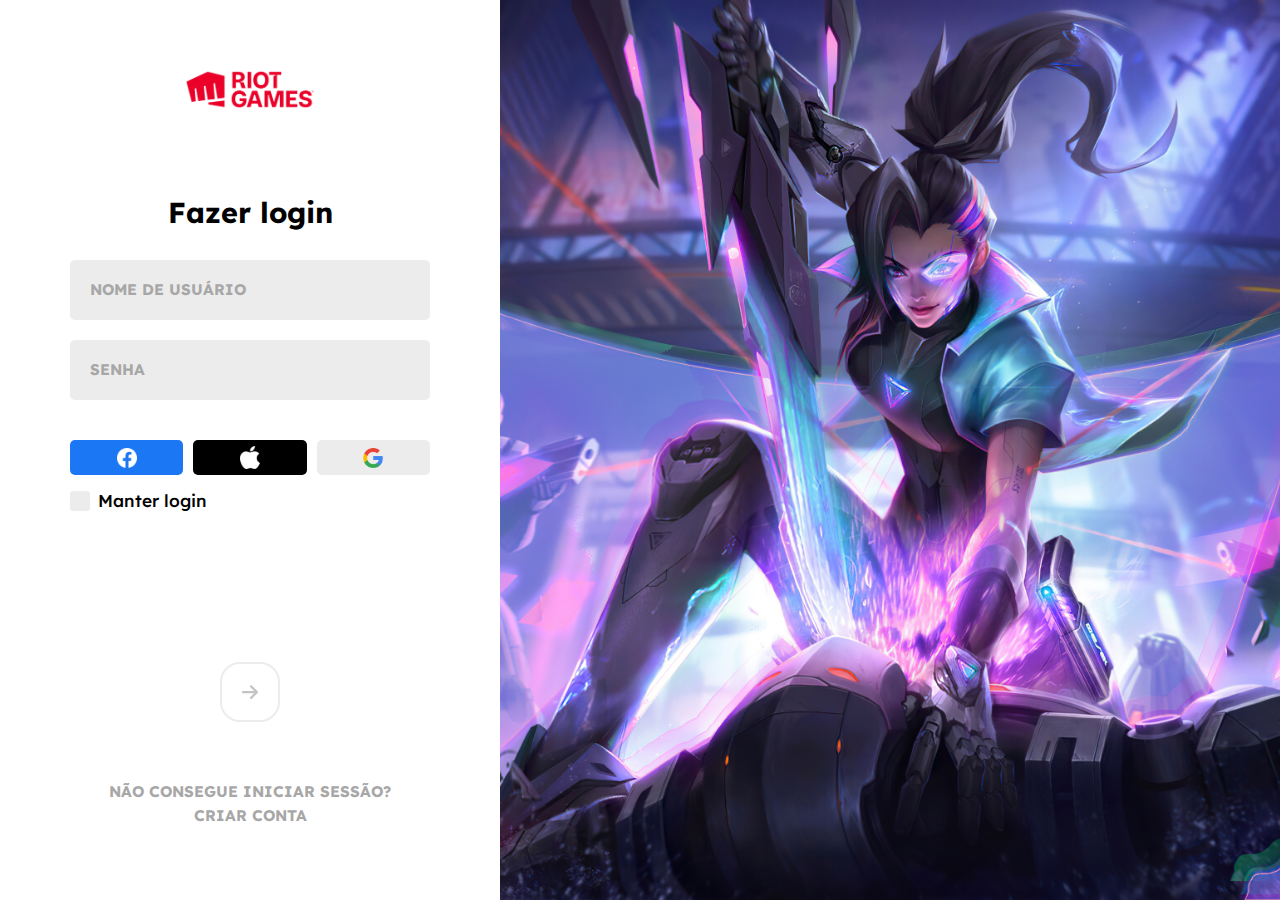
<file: login.html>
<!DOCTYPE html>
<html lang="pt">
<head>
    <meta charset="UTF-8">
    <meta http-equiv="X-UA-Compatible" content="IE=edge">
    <meta name="viewport" content="width=device-width, initial-scale=1.0">
    <title>Over Animes login</title>

   <link rel="stylesheet" href="style.css">

   <script src="script.js" defer></script>

<link rel="icon" href="imagens/icone-pagina.ico">

</head>
<body>
<main>

   
<section class="login">

    <div class="wrapper">
        <a href="./index.html">
            <img src="./imagens/logo.png" class="login_logo">
        </a>
       
        <h1 class="login_title"> Fazer login</h1>
      
             <label class="login_label">
              <span>nome de usuário</span>
              <input type="text" name="username" class="input">
          </label>
      
          <label class="login_label">
              <span>senha</span>
              <input type="password" name="password" class="input">
          </label>
      
         <div class="login_icons">
              <button type="button" class="icons_button">
                  <img src="./imagens/facebook-icon.png" alt="facebook">
              </button>
              <button type="button" class="icons_button">
                  <img src="./imagens/apple-icon.png" alt="apple">
              </button>
              <button type="button" class="icons_button">
                  <img src="./imagens/google-icon.png" alt="google">
              </button>
          </div>
      
         <label class="login_label--checkbox">
              <input type="checkbox" class="input--checkbox">
              Manter login
          </label>
    </div>
    <div class="wrapper">
        <button type="button" class="login_button" disabled>
            <svg xmlns="http://www.w3.org/2000/svg" viewBox="0 0 448 512">
              <path d="M438.6 278.6l-160 160C272.4 444.9 264.2 448 256 448s-16.38-3.125-22.62-9.375c-12.5-12.5-12.5-32.75 0-45.25L338.8 288H32C14.33 288 .0016 273.7 .0016 256S14.33 224 32 224h306.8l-105.4-105.4c-12.5-12.5-12.5-32.75 0-45.25s32.75-12.5 45.25 0l160 160C451.1 245.9 451.1 266.1 438.6 278.6z"/>
            </svg>
          </button>
          <a href="#" class="login_link">não consegue iniciar sessão?</a>
            <a href="/cadastro.html" class="login_link">criar conta</a>
    </div>
   

    
</section>

<section class="wallpaper">

</section>


</main>

</body>
</html>
</file>
<file: style.css>
@import url('https://fonts.googleapis.com/css2?family=Lexend+Deca:wght@300;400;500;600;700&display=swap');

* {
    margin: 0;
    padding: 0;
    box-sizing: border-box;
    font-family: 'Lexend Deca', sans-serif;
}














.container {
    width: 100vw;
    height: 100vh;
    background-image: url(./imagens/capahome.jpg);
    background-size: cover;
    background-repeat: no-repeat;
}

body, ul, li p {
    margin: 0px;
    padding: 0px;
    list-style: none;
    font-size: 1.2rem;
    font-family: Arial, Helvetica, sans-serif;
}

a {
    text-decoration: none;
    color: white;
}

header {
    background-color: #1d1e20;
    display: flex;
    flex-wrap: wrap;
    justify-content: space-between;
    align-items: center;
    padding: 5px;
}

.menu  {
display: flex;
}

.menu li {
    margin-left:  10px;

}
.menu li  a {
    display: block;
    padding:20px;
    margin-right: 10px;
   
}

.logosite{

 position: relative;
 margin-left: 100px;
 padding: 0;
 align-items: center;
}
.logosite img{
 width:183px;
 height: 83px;
 margin: 0;
 border:0px;
}


/* slides*/
.slider {
    margin: 0 auto;
    width: 1200px;
    height: 400px;
    overflow: hidden;
}

.slides {
    width: 600%;
    height: 400px;
    display: flex;
}

.slides input {
    display: none;
}

.slide{
    width: 25%;
    position: relative;

}

.slide img{
    margin: auto;
    width: 1200px;

}

.manual-navigation {
   position:absolute;
   width: 800px;
   margin-top: -40px;
   display: flex;
   justify-content: center;
}

.manual-btn{
    border: 2px solid #FFF;
    padding: 5px;
    border-radius: 10px;
    cursor: pointer;
    transition: 1s;
}
.manual-btn:not(:last-child){
    margin-right: 40px;
}

.manual-btn:hover{
    background-color: #FFF;
}

#radio1:checked ~ .first{
    margin-left: 0;
}
#radio2:checked ~ .first{
    margin-left: -25%;
}
#radio3:checked ~ .first{
    margin-left: -50%;
}
#radio4:checked ~ .first{
    margin-left: -75%;
}

.navigation-auto div{
    border: 2px solid #20a6ff;
    padding: 5px;
    border-radius: 10px;
    cursor: pointer;
    transition: 1s;
}

.navigation-auto{
    position: absolute;
    width: 800px;
    margin-top: 360px;
    display: flex;
    justify-content: center;
}

.navigation-auto div:not(:last-child){
    margin-right: 40px;
}

#radio1:checked ~ .navigation-auto .auto-btn1{
    background-color: red;
}
#radio2:checked ~ .navigation-auto .auto-btn2{
    background-color: red;
}
#radio3:checked ~ .navigation-auto .auto-btn3{
    background-color: red;
}
#radio4:checked ~ .navigation-auto .auto-btn4{
    background-color: red;
}

.master{
    margin-top: 10px;
    margin-left: auto;
    margin-right: auto;
    width: 1000px;
    height: 1000px
    
    
}
.master img{
    width: 100%;
}

.animes-recentes{
    background-color: blue;
    margin-bottom: 10px;
    padding: 10px;
    text-align: center;
    color: #FFF;
    border: 1px solid black;
    border-bottom: #CF3C3F;
    border-radius: 5px;
}

.ver-mais{
    background-color: #1B77F3;
    padding: 10px;
    border-radius: 5pxpx;
}

.ver-mais button{
    margin-left:850px;
    background-color: #FFF;
    border: none;
    width: 90px;
    height: 20px;
}
.ver-mais button:hover{
    background-color: #CF3C3F;
}












/*----------------------------------------------------------- tela loguin--------------------------------------------------------*/
#loguin_buttonhome {
    display: flex;
    border-radius: 50px;

}

#loguin_buttonhome :hover {
    padding: 10px;
    color: white;
    font-family: 'Saira Condensed', sans-serif;
    ;
    background-color: #1B77F3;
    border-radius: 50px;


}

#botaologo {
    text-decoration: none;
    padding: 10px;


}

:root {
    --white: #FFF;
    --whitesmoke: #F9F9F9;
    --light-grey: #ECECEC;
    --grey: #C4C4C4;
    --medium-grey: #A7A7A7;
    --deep-grey: #343434;
    --black: #000000;
    --blue: #1B77F3;
    --red: #CF3C3F;
}

main {
    display: flex;
}

.login {
    display: flex;
    flex-direction: column;
    align-items: center;
    justify-content: space-between;
    width: 100%;
    max-width: 500px;
    min-height: 100vh;
    padding: clamp(35px, 8%, 70px);
    /* (usa-se para limitar parte impedindo dela
    ir muito clamp(min, preferencia, max)*/
    /* */

}

.wrapper {
    width: 100%;
    display: flex;
    flex-direction: column;
    align-items: center;
    justify-content: center;
}

.login_logo {
    width: 130px;
    margin-bottom: 80px;


}

.login_title {
    color: var(--deep-gre--);
    font-size: 1.5em;
    margin-bottom: 30px;
    /* espaço entre tirulo e input*/

}

.login_label {

    display: block;
    margin-bottom: 20px;
    width: 100%;
}

.input {
    width: 100%;
    background-color: var(--light-grey);
    border: 2px solid rgba(0, 0, 0, 0);
    /* soluciona problema da borda que come px e expande a caixa de baixo
dando efeito feito, precisa do rgba para dar efeito trasnparente quando clica e chama 
a boder do unput:focus*/
    border-radius: 5px;
    outline: none;
    font-size: 0.9em;
    padding: 25px 10px 10px;
    font-weight: 600;
    color: var(--deep-grey);
}

.login_label span {
    position: absolute;
    /* puxa pro centro o texto (caixinha sei la)*/
    font-size: 0.8em;
    font-weight: 700;
    text-transform: uppercase;
    color: var(--medium-grey);
    margin: 20px;
    cursor: text;
    /* mudar curdor pra tipo texto quando passar em cima*/
    transition: all 200ms ease;
}

input:focus {
    background-color: var(--whitesmoke);
    border: 2px solid var(--deep-grey);

}

.login_label .span-active {
    font-size: 0.7em;
    margin: 8px 10px;
}

.login_icons {
    display: flex;
    gap: 10px;
    width: 100%;
    margin-top: 20px;

}

.login_icons img {
    width: 20px;
}

.icons_button {

    width: 33.33%;
    display: flex;
    align-items: center;
    justify-content: center;
    height: 35px;
    border-radius: 5px;
    cursor: pointer;
    border: none;

}


/* cores dos botoes filho 1  filho 2  e filho 3 dos login icon que no
  caso são os icons button*/
.login_icons .icons_button:nth-child(1) {
    background-color: var(--blue);
}

.login_icons .icons_button:nth-child(2) {
    background-color: var(--black);
}

.login_icons .icons_button:nth-child(3) {
    background-color: var(--light-grey);
}

.login_label--checkbox {

    width: 100%;
    margin: 15px 0 50px;
    font-size: 0.9em;
    font-weight: 500;
    display: flex;
    align-items: center;

}

.input--checkbox {
    appearance: none;
    width: 20px;
    height: 20px;
    background-color: var(--light-grey);
    margin-right: 8px;
    border-radius: 3px;

}

.input--checkbox:checked {
    background-color: var(--red);
}

.input--checkbox:checked::after {
    content: "";
    display: block;
    width: 5px;
    height: 10px;
    border: 3px solid white;
    border-width: 0 3px 3px 0;
    transform: rotate(45deg);
    margin: 2px 6px;
}

.login_button {
    width: 60px;
    height: 60px;
    padding: 20px;
    display: flex;
    align-items: center;
    justify-content: center;
    background-color: var(--red);
    border-radius: 20px;
    border: none;
    cursor: pointer;
    margin-bottom: 60px;

}

.login_button .svg {
    fill: white;
}

.login_button:disabled {
    cursor: auto;
    background-color: white;
    border: 2px solid var(--light-grey);
}

.login_button:disabled svg {
    fill: var(--grey);
}


.login_link {
    font-size: 0.8em;
    text-decoration: none;
    color: var(--medium-grey);
    text-transform: uppercase;
    margin-bottom: 5px;
    font-weight: 700;
}


.wallpaper {
    width: 100%;
    background-image: url('./imagens/wallpaper.jpg');
    background-size: cover;
    background-position: center;
    flex: 1;

}


/*-----------------------------tela cadastro------------------------------------------------------------------------------*/

#tela__cadastro  {
width: 100vw;
height: 100vh;
  background-size: cover;
   background: linear-gradient(0, #120c56, #000000);
   color: white;
}

#tela__cadastro h1{
    color: white;
    text-align: center;
    margin-top: 20px;
}

/*--------------------- pag motivacional---------------------------*/
#motivacional{
    font-family: 'Open Sans', Arial, Helvetica, sans-serif;
margin: 0;
padding: 0;
color: #555;
}
.top-bar img{
    width: 100px;
margin: auto;

}
.top-bar{
    background-color: #343434;
    color: white;
    text-align: center;
    font-size: 24px;
    font-weight: bold;
    padding: 0px;
    border-bottom: 5px solid #fd8a24;
 
  
}


.container-motivacional{
max-width: 888px;
margin: auto;
padding: 30px;
}

.header-motv{

}

.headline{
font-size: 56px;
line-height: 64px;
color: #111;
margin-bottom: 10px;
}
.sub-motv{
    font-weight: normal;
    font-size: 24px;
    color: #111;
    margin-bottom: 15px;
}

.author-motv{
font-weight: bold;
font-size: 0.8em;

}

.social-icons{
    margin-top: 10px;
}

.social-icon{
    width: 30px;
    padding: 10px 10px 10px 0;



}

.content-motv{
    max-width: 648px;
    margin: auto;
    
}

.p-mt{
    font-size: 20px;
    line-height: 32px;
    text-align: justify;
}

.figure-mtv{
    padding: 0;
    margin: 20px 0;
    font-size: 12px;

}


figure>img{
    margin-top: 10px;
width: 100%;
}
.list-mtv{
    margin-top: 10px;
    list-style-type:disc;
    text-align: justify;
}
.sub-mtv2{
    margin-top: 20px;
    margin-bottom: 5px;
    text-align: center;
}
#img-mtv0{
    width:600px;
}
#img-mtv1{
   width: 400px;
}
#img-mtv2{
    width: 600px;
 }#img-mtv3{
    width: 500px;
 }#img-mtv4{
    width: 500px;
 }

.footer-mtv{
    background-color:  #333;

}
.img-footer img{
    margin-top: -10px;
    width: 100px;
}
.footer-overanimes{
    padding: 10px;
    color: #FFF;
    font-size: 10px;
    margin-left: 20px;
}
.creditos{
    margin-top: 10px;
    color: #333;
    text-decoration: none;
    font-size: 15px;


}
.creditos a{
    color: violet;
}
</file>
